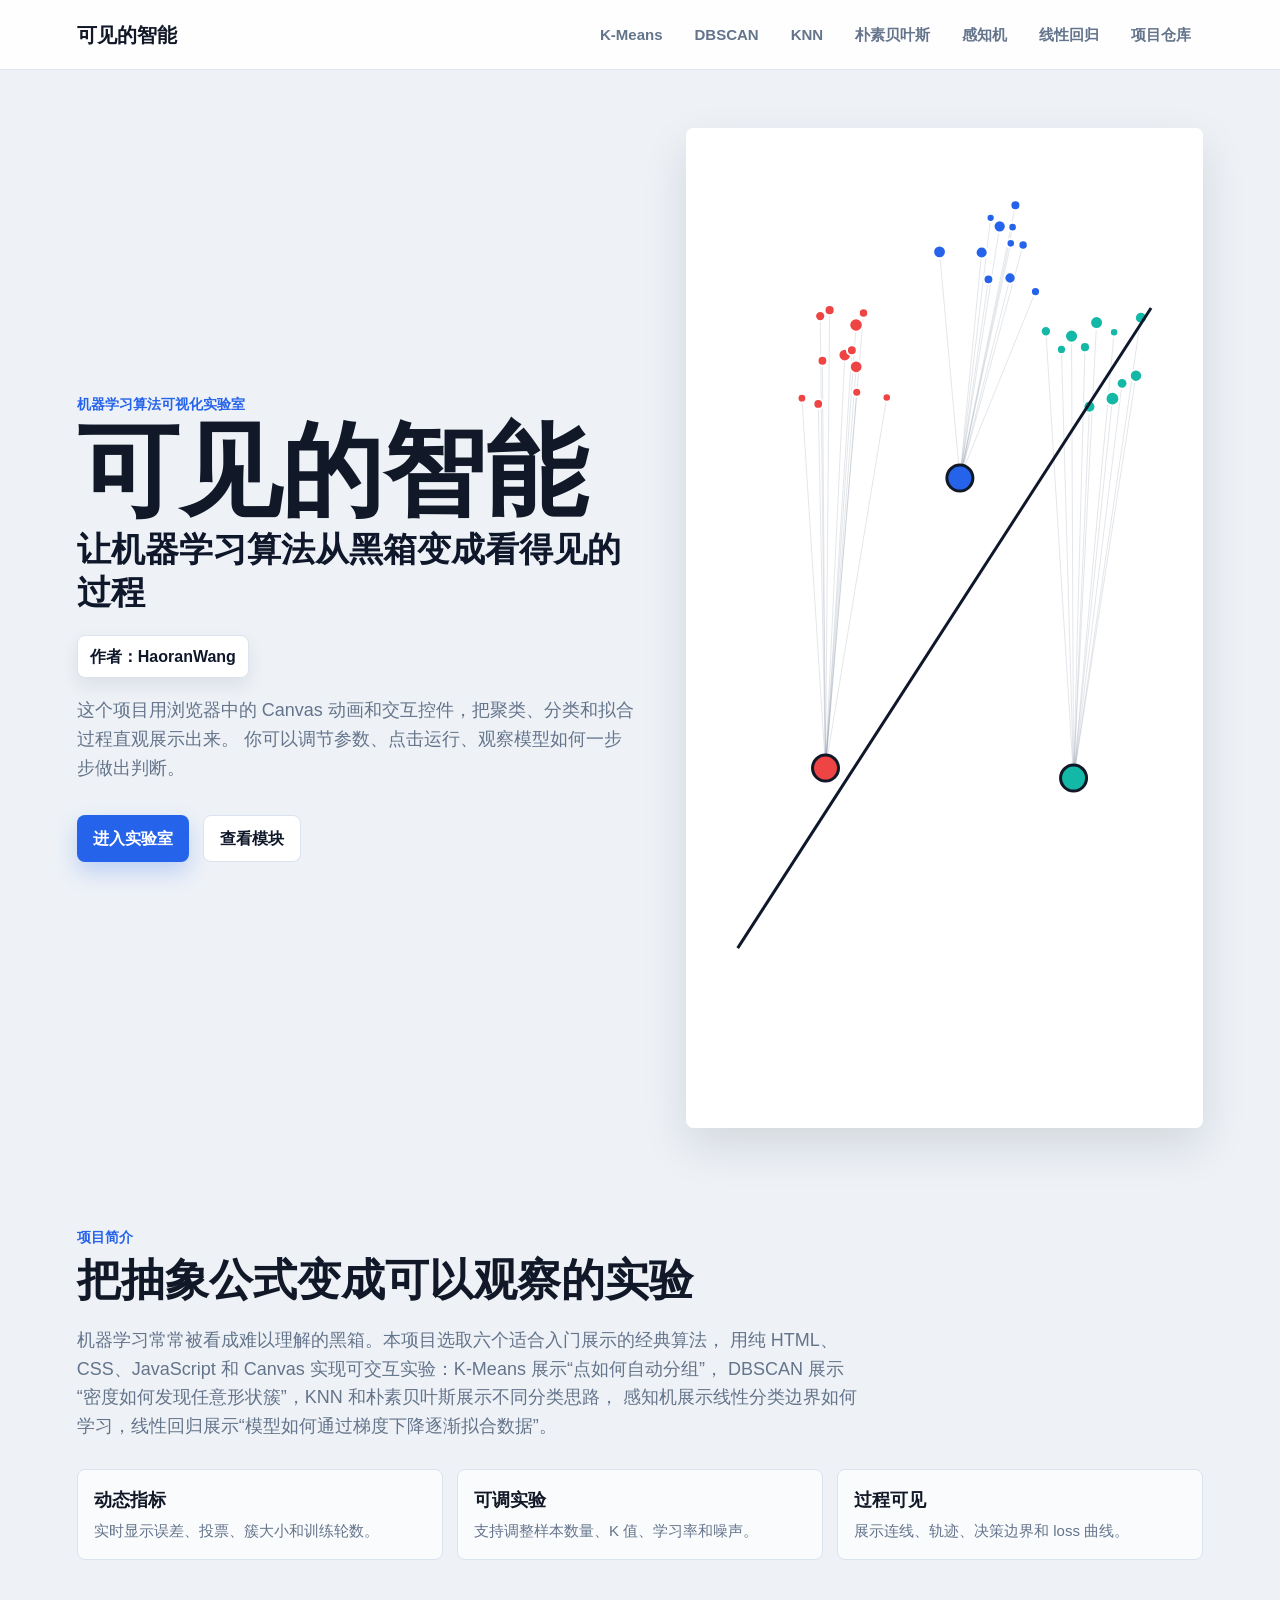
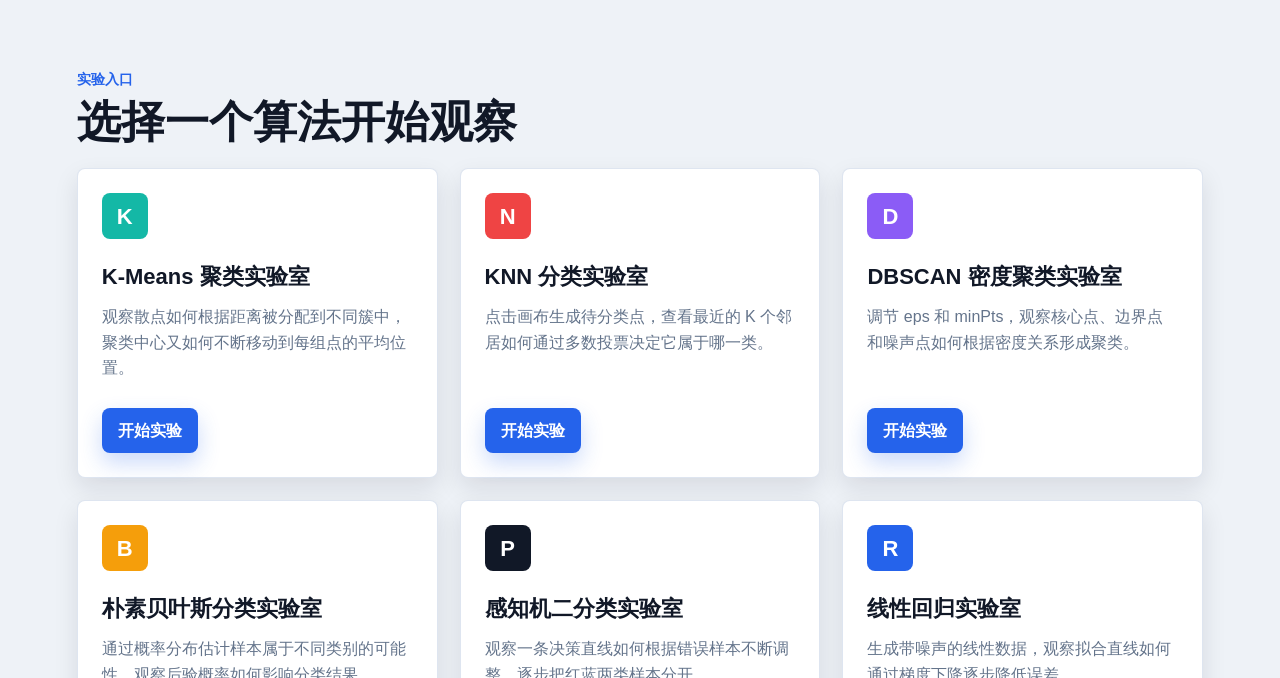
<file: index.html>
<!DOCTYPE html>
<html lang="zh-CN">
<head>
  <meta charset="UTF-8">
  <meta name="viewport" content="width=device-width, initial-scale=1.0">
  <title>可见的智能：机器学习算法可视化实验室</title>
  <link rel="stylesheet" href="css/style.css">
</head>
<body>
  <header class="site-header">
    <a class="brand" href="index.html">可见的智能</a>
    <nav class="top-nav" aria-label="主导航">
      <a href="kmeans.html">K-Means</a>
      <a href="dbscan.html">DBSCAN</a>
      <a href="knn.html">KNN</a>
      <a href="bayes.html">朴素贝叶斯</a>
      <a href="perceptron.html">感知机</a>
      <a href="regression.html">线性回归</a>
      <a href="https://github.com/HaoranWang-coder/visible-ai-lab" target="_blank" rel="noopener">项目仓库</a>
    </nav>
  </header>

  <main>
    <section class="hero">
      <div class="hero-content">
        <p class="eyebrow">机器学习算法可视化实验室</p>
        <h1>可见的智能</h1>
        <p class="hero-subtitle">让机器学习算法从黑箱变成看得见的过程</p>
        <p class="author-line">作者：HaoranWang</p>
        <p class="hero-intro">
          这个项目用浏览器中的 Canvas 动画和交互控件，把聚类、分类和拟合过程直观展示出来。
          你可以调节参数、点击运行、观察模型如何一步步做出判断。
        </p>
        <div class="hero-actions">
          <a class="primary-button" href="kmeans.html">进入实验室</a>
          <a class="secondary-button" href="#experiments">查看模块</a>
        </div>
      </div>
      <div class="hero-visual" aria-label="算法可视化示意图">
        <canvas id="homeCanvas" width="560" height="360"></canvas>
      </div>
    </section>

    <section class="section" id="about">
      <div class="section-heading">
        <p class="eyebrow">项目简介</p>
        <h2>把抽象公式变成可以观察的实验</h2>
      </div>
      <p class="section-text">
        机器学习常常被看成难以理解的黑箱。本项目选取六个适合入门展示的经典算法，
        用纯 HTML、CSS、JavaScript 和 Canvas 实现可交互实验：K-Means 展示“点如何自动分组”，
        DBSCAN 展示“密度如何发现任意形状簇”，KNN 和朴素贝叶斯展示不同分类思路，
        感知机展示线性分类边界如何学习，线性回归展示“模型如何通过梯度下降逐渐拟合数据”。
      </p>
      <div class="feature-strip">
        <div>
          <strong>动态指标</strong>
          <span>实时显示误差、投票、簇大小和训练轮数。</span>
        </div>
        <div>
          <strong>可调实验</strong>
          <span>支持调整样本数量、K 值、学习率和噪声。</span>
        </div>
        <div>
          <strong>过程可见</strong>
          <span>展示连线、轨迹、决策边界和 loss 曲线。</span>
        </div>
      </div>
    </section>

    <section class="section" id="experiments">
      <div class="section-heading">
        <p class="eyebrow">实验入口</p>
        <h2>选择一个算法开始观察</h2>
      </div>

      <div class="experiment-grid">
        <article class="experiment-card">
          <div class="card-mark mark-green">K</div>
          <h3>K-Means 聚类实验室</h3>
          <p>
            观察散点如何根据距离被分配到不同簇中，聚类中心又如何不断移动到每组点的平均位置。
          </p>
          <a class="card-button" href="kmeans.html">开始实验</a>
        </article>

        <article class="experiment-card">
          <div class="card-mark mark-red">N</div>
          <h3>KNN 分类实验室</h3>
          <p>
            点击画布生成待分类点，查看最近的 K 个邻居如何通过多数投票决定它属于哪一类。
          </p>
          <a class="card-button" href="knn.html">开始实验</a>
        </article>

        <article class="experiment-card">
          <div class="card-mark mark-purple">D</div>
          <h3>DBSCAN 密度聚类实验室</h3>
          <p>
            调节 eps 和 minPts，观察核心点、边界点和噪声点如何根据密度关系形成聚类。
          </p>
          <a class="card-button" href="dbscan.html">开始实验</a>
        </article>

        <article class="experiment-card">
          <div class="card-mark mark-yellow">B</div>
          <h3>朴素贝叶斯分类实验室</h3>
          <p>
            通过概率分布估计样本属于不同类别的可能性，观察后验概率如何影响分类结果。
          </p>
          <a class="card-button" href="bayes.html">开始实验</a>
        </article>

        <article class="experiment-card">
          <div class="card-mark mark-dark">P</div>
          <h3>感知机二分类实验室</h3>
          <p>
            观察一条决策直线如何根据错误样本不断调整，逐步把红蓝两类样本分开。
          </p>
          <a class="card-button" href="perceptron.html">开始实验</a>
        </article>

        <article class="experiment-card">
          <div class="card-mark mark-blue">R</div>
          <h3>线性回归实验室</h3>
          <p>
            生成带噪声的线性数据，观察拟合直线如何通过梯度下降逐步降低误差。
          </p>
          <a class="card-button" href="regression.html">开始实验</a>
        </article>
      </div>
    </section>
  </main>

  <footer class="site-footer">
    作者：HaoranWang。本项目基于 HTML、CSS、JavaScript 和 Canvas 实现，可部署于 GitHub Pages。
    <a class="footer-link" href="https://github.com/HaoranWang-coder/visible-ai-lab" target="_blank" rel="noopener">查看 GitHub 仓库</a>
  </footer>

  <script src="js/common.js"></script>
  <script>
    window.addEventListener('load', function () {
      if (!window.LabUtils) {
        return;
      }

      var canvasPack = LabUtils.getCanvasAndContext('homeCanvas');
      var ctx = canvasPack.ctx;
      var width = canvasPack.width;
      var height = canvasPack.height;
      var points = [];
      var colors = ['#ef4444', '#2563eb', '#14b8a6'];

      for (var i = 0; i < 34; i++) {
        var group = i % colors.length;
        var baseX = [150, 295, 410][group];
        var baseY = [230, 120, 235][group];
        points.push({
          x: baseX + LabUtils.randomBetween(-55, 55),
          y: baseY + LabUtils.randomBetween(-48, 48),
          color: colors[group],
          radius: LabUtils.randomBetween(4, 7)
        });
      }

      function drawHomeCanvas() {
        canvasPack = LabUtils.getCanvasAndContext('homeCanvas');
        ctx = canvasPack.ctx;
        width = canvasPack.width;
        height = canvasPack.height;
        LabUtils.clearCanvas(ctx, canvasPack.canvas, '#ffffff');

        var centers = [
          { x: width * 0.27, y: height * 0.64, color: colors[0] },
          { x: width * 0.53, y: height * 0.35, color: colors[1] },
          { x: width * 0.75, y: height * 0.65, color: colors[2] }
        ];

        for (var c = 0; c < centers.length; c++) {
          for (var p = 0; p < points.length; p++) {
            if (points[p].color === centers[c].color) {
              LabUtils.drawLine(ctx, points[p].x, points[p].y, centers[c].x, centers[c].y, 'rgba(100, 116, 139, 0.18)', 1);
            }
          }
        }

        for (var j = 0; j < points.length; j++) {
          LabUtils.drawCircle(ctx, points[j].x, points[j].y, points[j].radius, points[j].color, '#ffffff', 2);
        }

        for (var k = 0; k < centers.length; k++) {
          LabUtils.drawCircle(ctx, centers[k].x, centers[k].y, 13, centers[k].color, '#111827', 3);
        }

        LabUtils.drawLine(ctx, width * 0.1, height * 0.82, width * 0.9, height * 0.18, '#0f172a', 3);
      }

      drawHomeCanvas();
      window.addEventListener('resize', drawHomeCanvas);
    });
  </script>
</body>
</html>
</file>
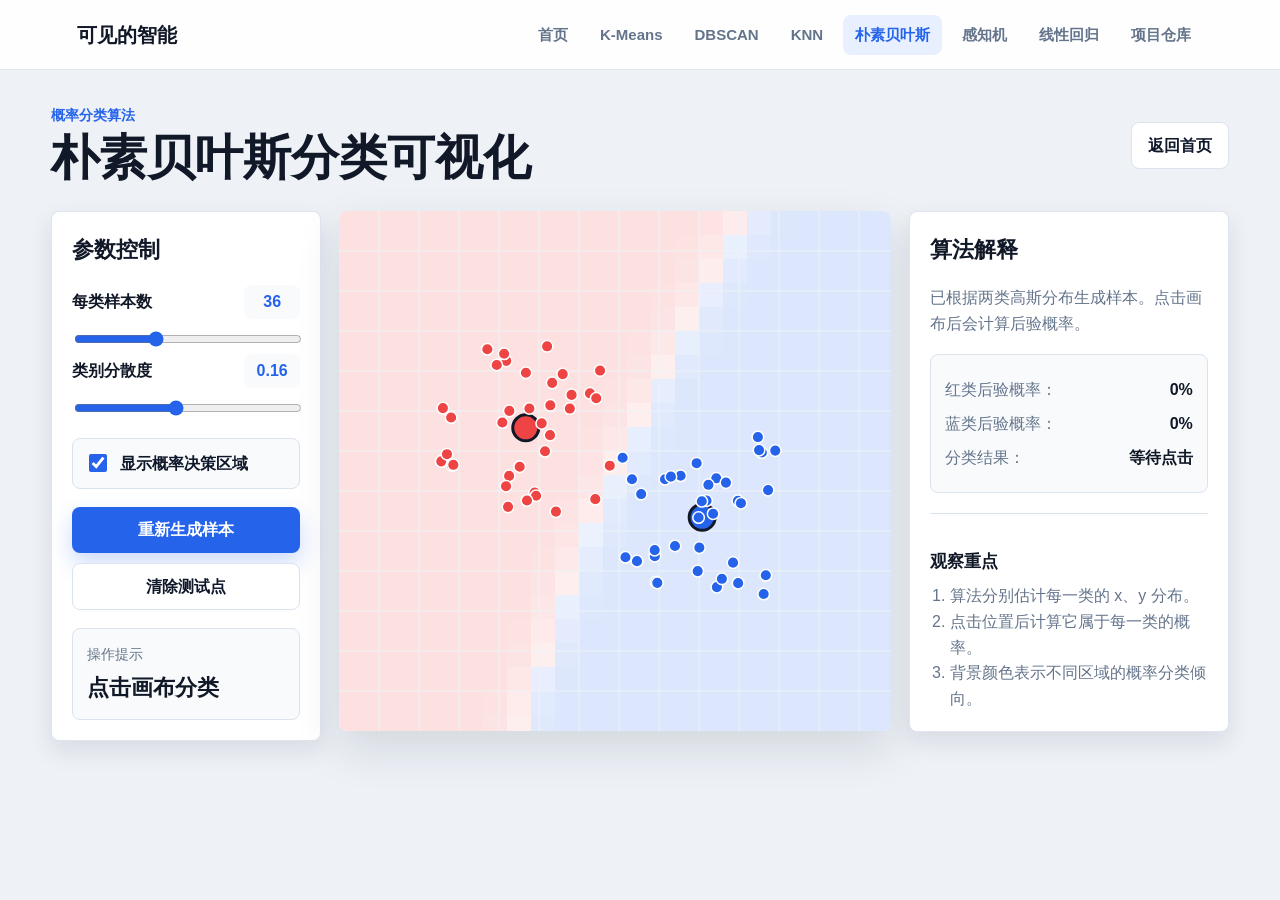
<file: bayes.html>
<!DOCTYPE html>
<html lang="zh-CN">
<head>
  <meta charset="UTF-8">
  <meta name="viewport" content="width=device-width, initial-scale=1.0">
  <title>朴素贝叶斯分类可视化</title>
  <link rel="stylesheet" href="css/style.css">
</head>
<body>
  <header class="site-header">
    <a class="brand" href="index.html">可见的智能</a>
    <nav class="top-nav" aria-label="主导航">
      <a href="index.html">首页</a>
      <a href="kmeans.html">K-Means</a>
      <a href="dbscan.html">DBSCAN</a>
      <a href="knn.html">KNN</a>
      <a href="bayes.html" class="active">朴素贝叶斯</a>
      <a href="perceptron.html">感知机</a>
      <a href="regression.html">线性回归</a>
      <a href="https://github.com/HaoranWang-coder/visible-ai-lab" target="_blank" rel="noopener">项目仓库</a>
    </nav>
  </header>

  <main class="lab-page">
    <div class="lab-title-row">
      <div>
        <p class="eyebrow">概率分类算法</p>
        <h1>朴素贝叶斯分类可视化</h1>
      </div>
      <a class="back-link" href="index.html">返回首页</a>
    </div>

    <section class="lab-layout">
      <aside class="panel control-panel">
        <h2>参数控制</h2>
        <label class="range-row" for="bayesSampleCount">
          <span>每类样本数</span>
          <strong id="bayesSampleCountText">36</strong>
        </label>
        <input id="bayesSampleCount" type="range" min="18" max="70" step="2" value="36">

        <label class="range-row" for="bayesSpread">
          <span>类别分散度</span>
          <strong id="bayesSpreadText">0.16</strong>
        </label>
        <input id="bayesSpread" type="range" min="0.08" max="0.26" step="0.02" value="0.16">

        <label class="option-row" for="showBayesBoundary">
          <input id="showBayesBoundary" type="checkbox" checked>
          <span>显示概率决策区域</span>
        </label>

        <div class="button-stack">
          <button id="bayesGenerateBtn" type="button">重新生成样本</button>
          <button id="bayesClearBtn" class="ghost-button" type="button">清除测试点</button>
        </div>

        <div class="metric-box">
          <span>操作提示</span>
          <strong>点击画布分类</strong>
        </div>
      </aside>

      <section class="canvas-panel">
        <canvas id="bayesCanvas" class="lab-canvas" width="760" height="520" aria-label="朴素贝叶斯分类画布"></canvas>
      </section>

      <aside class="panel explanation-panel">
        <h2>算法解释</h2>
        <p id="bayesExplanationText">页面已生成两类样本。点击画布添加待分类点。</p>
        <div class="result-card">
          <p>红类后验概率：<strong id="bayesRedProbText">0%</strong></p>
          <p>蓝类后验概率：<strong id="bayesBlueProbText">0%</strong></p>
          <p>分类结果：<strong id="bayesResultText">等待点击</strong></p>
        </div>
        <div class="step-list">
          <h3>观察重点</h3>
          <ol>
            <li>算法分别估计每一类的 x、y 分布。</li>
            <li>点击位置后计算它属于每一类的概率。</li>
            <li>背景颜色表示不同区域的概率分类倾向。</li>
          </ol>
        </div>
      </aside>
    </section>
  </main>

  <script src="js/common.js"></script>
  <script src="js/bayes.js"></script>
</body>
</html>
</file>
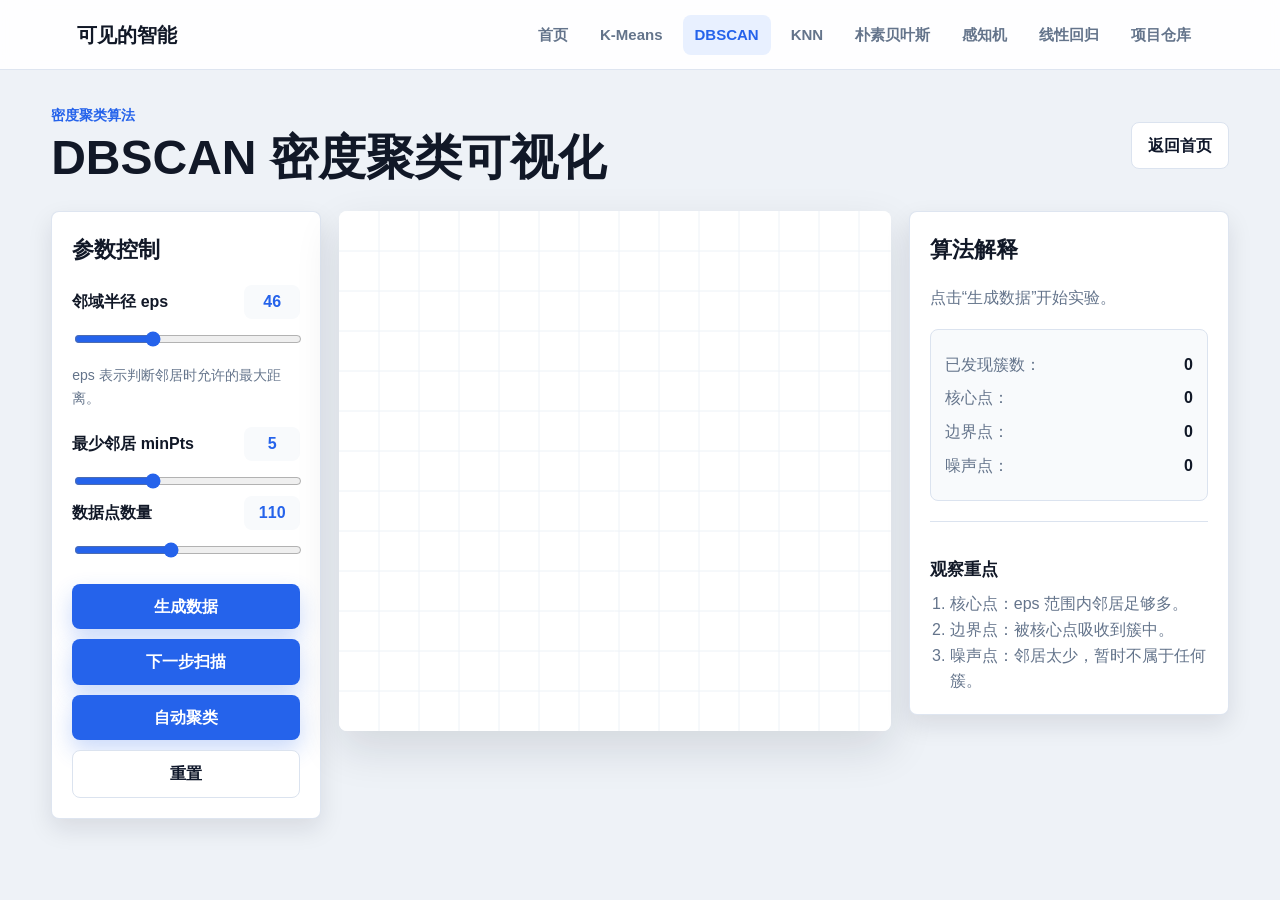
<file: dbscan.html>
<!DOCTYPE html>
<html lang="zh-CN">
<head>
  <meta charset="UTF-8">
  <meta name="viewport" content="width=device-width, initial-scale=1.0">
  <title>DBSCAN 密度聚类可视化</title>
  <link rel="stylesheet" href="css/style.css">
</head>
<body>
  <header class="site-header">
    <a class="brand" href="index.html">可见的智能</a>
    <nav class="top-nav" aria-label="主导航">
      <a href="index.html">首页</a>
      <a href="kmeans.html">K-Means</a>
      <a href="dbscan.html" class="active">DBSCAN</a>
      <a href="knn.html">KNN</a>
      <a href="bayes.html">朴素贝叶斯</a>
      <a href="perceptron.html">感知机</a>
      <a href="regression.html">线性回归</a>
      <a href="https://github.com/HaoranWang-coder/visible-ai-lab" target="_blank" rel="noopener">项目仓库</a>
    </nav>
  </header>

  <main class="lab-page">
    <div class="lab-title-row">
      <div>
        <p class="eyebrow">密度聚类算法</p>
        <h1>DBSCAN 密度聚类可视化</h1>
      </div>
      <a class="back-link" href="index.html">返回首页</a>
    </div>

    <section class="lab-layout">
      <aside class="panel control-panel">
        <h2>参数控制</h2>
        <label class="range-row" for="epsValue">
          <span>邻域半径 eps</span>
          <strong id="epsValueText">46</strong>
        </label>
        <input id="epsValue" type="range" min="24" max="90" step="2" value="46">
        <p class="hint">eps 表示判断邻居时允许的最大距离。</p>

        <label class="range-row" for="minPtsValue">
          <span>最少邻居 minPts</span>
          <strong id="minPtsValueText">5</strong>
        </label>
        <input id="minPtsValue" type="range" min="3" max="9" step="1" value="5">

        <label class="range-row" for="dbscanPointCount">
          <span>数据点数量</span>
          <strong id="dbscanPointCountText">110</strong>
        </label>
        <input id="dbscanPointCount" type="range" min="60" max="180" step="10" value="110">

        <div class="button-stack">
          <button id="dbscanGenerateBtn" type="button">生成数据</button>
          <button id="dbscanStepBtn" type="button">下一步扫描</button>
          <button id="dbscanAutoBtn" type="button">自动聚类</button>
          <button id="dbscanResetBtn" class="ghost-button" type="button">重置</button>
        </div>
      </aside>

      <section class="canvas-panel">
        <canvas id="dbscanCanvas" class="lab-canvas" width="760" height="520" aria-label="DBSCAN 密度聚类画布"></canvas>
      </section>

      <aside class="panel explanation-panel">
        <h2>算法解释</h2>
        <p id="dbscanExplanationText">点击“生成数据”开始实验。</p>
        <div class="result-card">
          <p>已发现簇数：<strong id="dbscanClusterText">0</strong></p>
          <p>核心点：<strong id="corePointText">0</strong></p>
          <p>边界点：<strong id="borderPointText">0</strong></p>
          <p>噪声点：<strong id="noisePointText">0</strong></p>
        </div>
        <div class="step-list">
          <h3>观察重点</h3>
          <ol>
            <li>核心点：eps 范围内邻居足够多。</li>
            <li>边界点：被核心点吸收到簇中。</li>
            <li>噪声点：邻居太少，暂时不属于任何簇。</li>
          </ol>
        </div>
      </aside>
    </section>
  </main>

  <script src="js/common.js"></script>
  <script src="js/dbscan.js"></script>
</body>
</html>
</file>
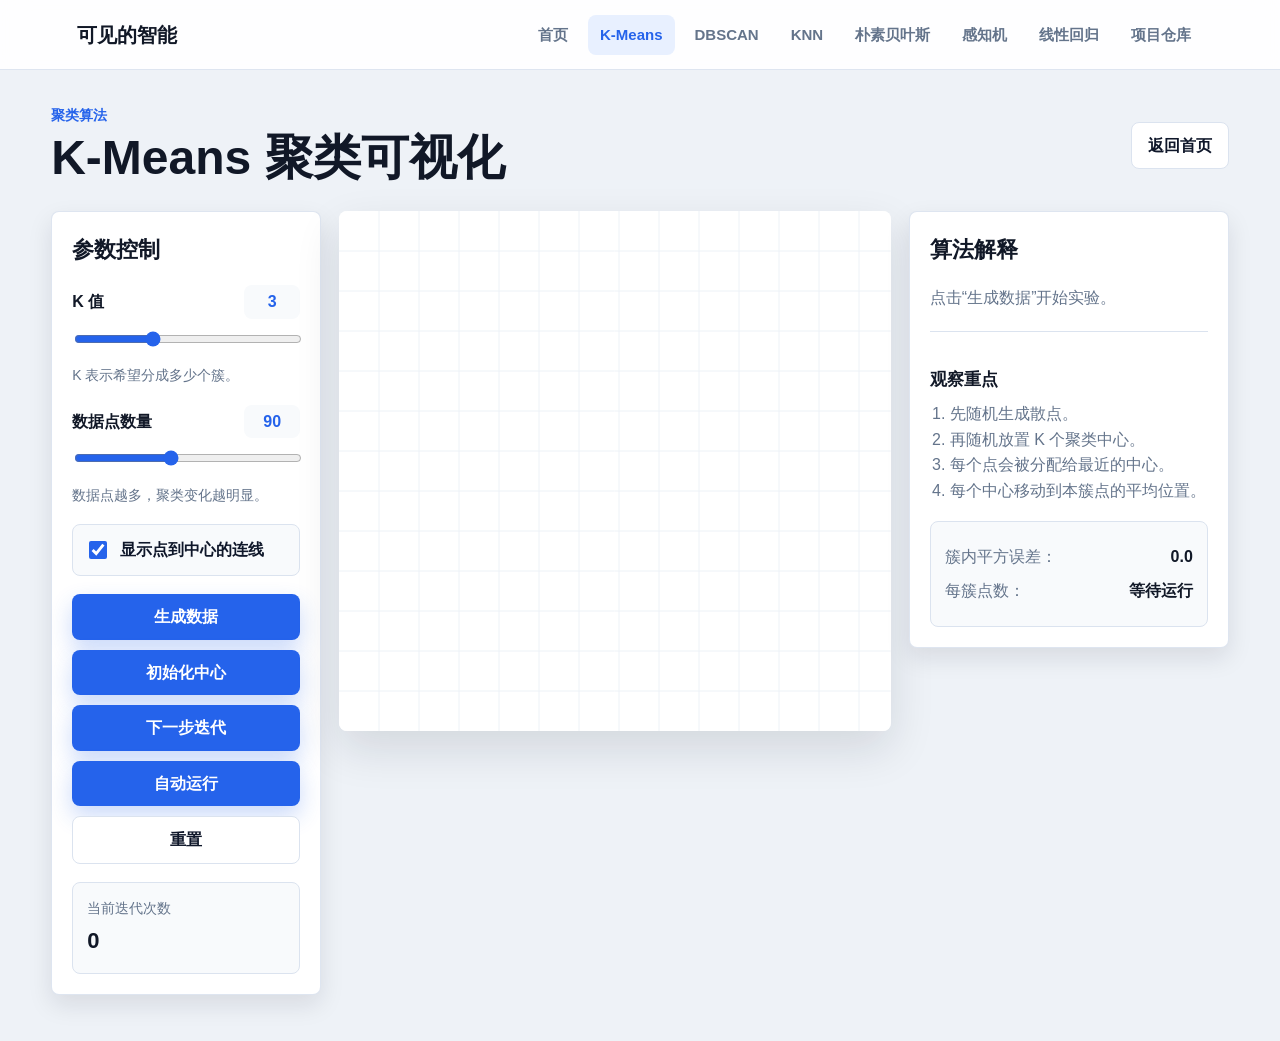
<file: kmeans.html>
<!DOCTYPE html>
<html lang="zh-CN">
<head>
  <meta charset="UTF-8">
  <meta name="viewport" content="width=device-width, initial-scale=1.0">
  <title>K-Means 聚类可视化</title>
  <link rel="stylesheet" href="css/style.css">
</head>
<body>
  <header class="site-header">
    <a class="brand" href="index.html">可见的智能</a>
    <nav class="top-nav" aria-label="主导航">
      <a href="index.html">首页</a>
      <a class="active" href="kmeans.html">K-Means</a>
      <a href="dbscan.html">DBSCAN</a>
      <a href="knn.html">KNN</a>
      <a href="bayes.html">朴素贝叶斯</a>
      <a href="perceptron.html">感知机</a>
      <a href="regression.html">线性回归</a>
      <a href="https://github.com/HaoranWang-coder/visible-ai-lab" target="_blank" rel="noopener">项目仓库</a>
    </nav>
  </header>

  <main class="lab-page">
    <div class="lab-title-row">
      <div>
        <p class="eyebrow">聚类算法</p>
        <h1>K-Means 聚类可视化</h1>
      </div>
      <a class="back-link" href="index.html">返回首页</a>
    </div>

    <section class="lab-layout">
      <aside class="panel control-panel">
        <h2>参数控制</h2>
        <label class="range-row" for="kValue">
          <span>K 值</span>
          <strong id="kValueText">3</strong>
        </label>
        <input id="kValue" type="range" min="2" max="5" step="1" value="3">
        <p class="hint">K 表示希望分成多少个簇。</p>

        <label class="range-row" for="pointCount">
          <span>数据点数量</span>
          <strong id="pointCountText">90</strong>
        </label>
        <input id="pointCount" type="range" min="40" max="160" step="10" value="90">
        <p class="hint">数据点越多，聚类变化越明显。</p>

        <label class="option-row" for="showKMeansLinks">
          <input id="showKMeansLinks" type="checkbox" checked>
          <span>显示点到中心的连线</span>
        </label>

        <div class="button-stack">
          <button id="generateDataBtn" type="button">生成数据</button>
          <button id="initCentersBtn" type="button">初始化中心</button>
          <button id="stepBtn" type="button">下一步迭代</button>
          <button id="autoRunBtn" type="button">自动运行</button>
          <button id="resetBtn" class="ghost-button" type="button">重置</button>
        </div>

        <div class="metric-box">
          <span>当前迭代次数</span>
          <strong id="iterationText">0</strong>
        </div>
      </aside>

      <section class="canvas-panel">
        <canvas id="kmeansCanvas" class="lab-canvas" width="760" height="520" aria-label="K-Means 聚类画布"></canvas>
      </section>

      <aside class="panel explanation-panel">
        <h2>算法解释</h2>
        <p id="explanationText">点击“生成数据”开始实验。</p>
        <div class="step-list">
          <h3>观察重点</h3>
          <ol>
            <li>先随机生成散点。</li>
            <li>再随机放置 K 个聚类中心。</li>
            <li>每个点会被分配给最近的中心。</li>
            <li>每个中心移动到本簇点的平均位置。</li>
          </ol>
        </div>
        <div class="result-card">
          <p>簇内平方误差：<strong id="sseText">0.0</strong></p>
          <p>每簇点数：<strong id="clusterCountText">等待运行</strong></p>
        </div>
      </aside>
    </section>
  </main>

  <script src="js/common.js"></script>
  <script src="js/kmeans.js"></script>
</body>
</html>
</file>
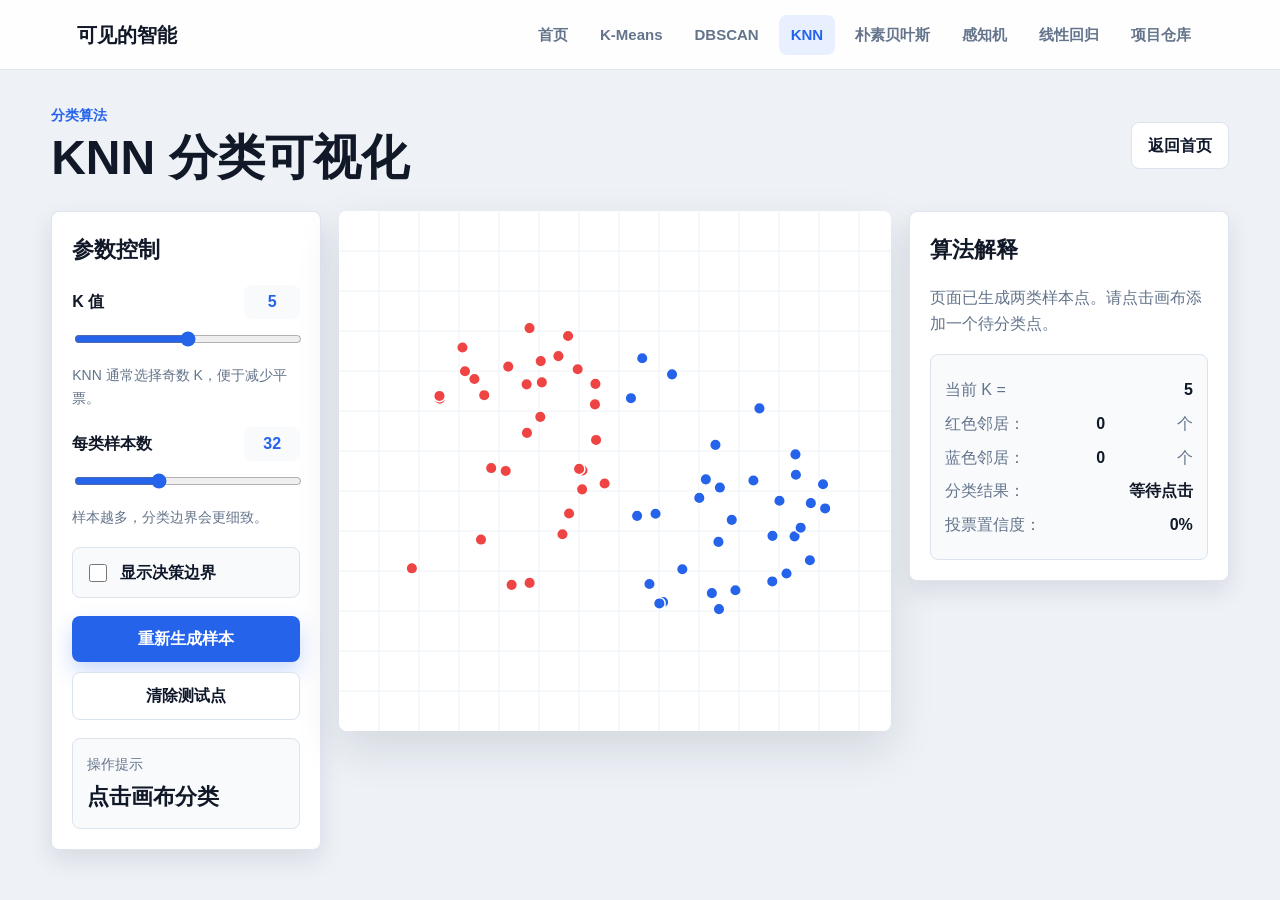
<file: knn.html>
<!DOCTYPE html>
<html lang="zh-CN">
<head>
  <meta charset="UTF-8">
  <meta name="viewport" content="width=device-width, initial-scale=1.0">
  <title>KNN 分类可视化</title>
  <link rel="stylesheet" href="css/style.css">
</head>
<body>
  <header class="site-header">
    <a class="brand" href="index.html">可见的智能</a>
    <nav class="top-nav" aria-label="主导航">
      <a href="index.html">首页</a>
      <a href="kmeans.html">K-Means</a>
      <a href="dbscan.html">DBSCAN</a>
      <a class="active" href="knn.html">KNN</a>
      <a href="bayes.html">朴素贝叶斯</a>
      <a href="perceptron.html">感知机</a>
      <a href="regression.html">线性回归</a>
      <a href="https://github.com/HaoranWang-coder/visible-ai-lab" target="_blank" rel="noopener">项目仓库</a>
    </nav>
  </header>

  <main class="lab-page">
    <div class="lab-title-row">
      <div>
        <p class="eyebrow">分类算法</p>
        <h1>KNN 分类可视化</h1>
      </div>
      <a class="back-link" href="index.html">返回首页</a>
    </div>

    <section class="lab-layout">
      <aside class="panel control-panel">
        <h2>参数控制</h2>
        <label class="range-row" for="knnKValue">
          <span>K 值</span>
          <strong id="knnKValueText">5</strong>
        </label>
        <input id="knnKValue" type="range" min="1" max="9" step="2" value="5">
        <p class="hint">KNN 通常选择奇数 K，便于减少平票。</p>

        <label class="range-row" for="sampleCount">
          <span>每类样本数</span>
          <strong id="sampleCountText">32</strong>
        </label>
        <input id="sampleCount" type="range" min="16" max="60" step="4" value="32">
        <p class="hint">样本越多，分类边界会更细致。</p>

        <label class="option-row" for="showDecisionBoundary">
          <input id="showDecisionBoundary" type="checkbox">
          <span>显示决策边界</span>
        </label>

        <div class="button-stack">
          <button id="regenerateSamplesBtn" type="button">重新生成样本</button>
          <button id="clearTestBtn" class="ghost-button" type="button">清除测试点</button>
        </div>

        <div class="metric-box">
          <span>操作提示</span>
          <strong>点击画布分类</strong>
        </div>
      </aside>

      <section class="canvas-panel">
        <canvas id="knnCanvas" class="lab-canvas" width="760" height="520" aria-label="KNN 分类画布"></canvas>
      </section>

      <aside class="panel explanation-panel">
        <h2>算法解释</h2>
        <p id="knnExplanationText">页面已生成两类样本点。请点击画布添加一个待分类点。</p>
        <div class="result-card">
          <p>当前 K = <strong id="currentKText">5</strong></p>
          <p>红色邻居：<strong id="redCountText">0</strong> 个</p>
          <p>蓝色邻居：<strong id="blueCountText">0</strong> 个</p>
          <p>分类结果：<strong id="classificationText">等待点击</strong></p>
          <p>投票置信度：<strong id="confidenceText">0%</strong></p>
        </div>
      </aside>
    </section>
  </main>

  <script src="js/common.js"></script>
  <script src="js/knn.js"></script>
</body>
</html>
</file>
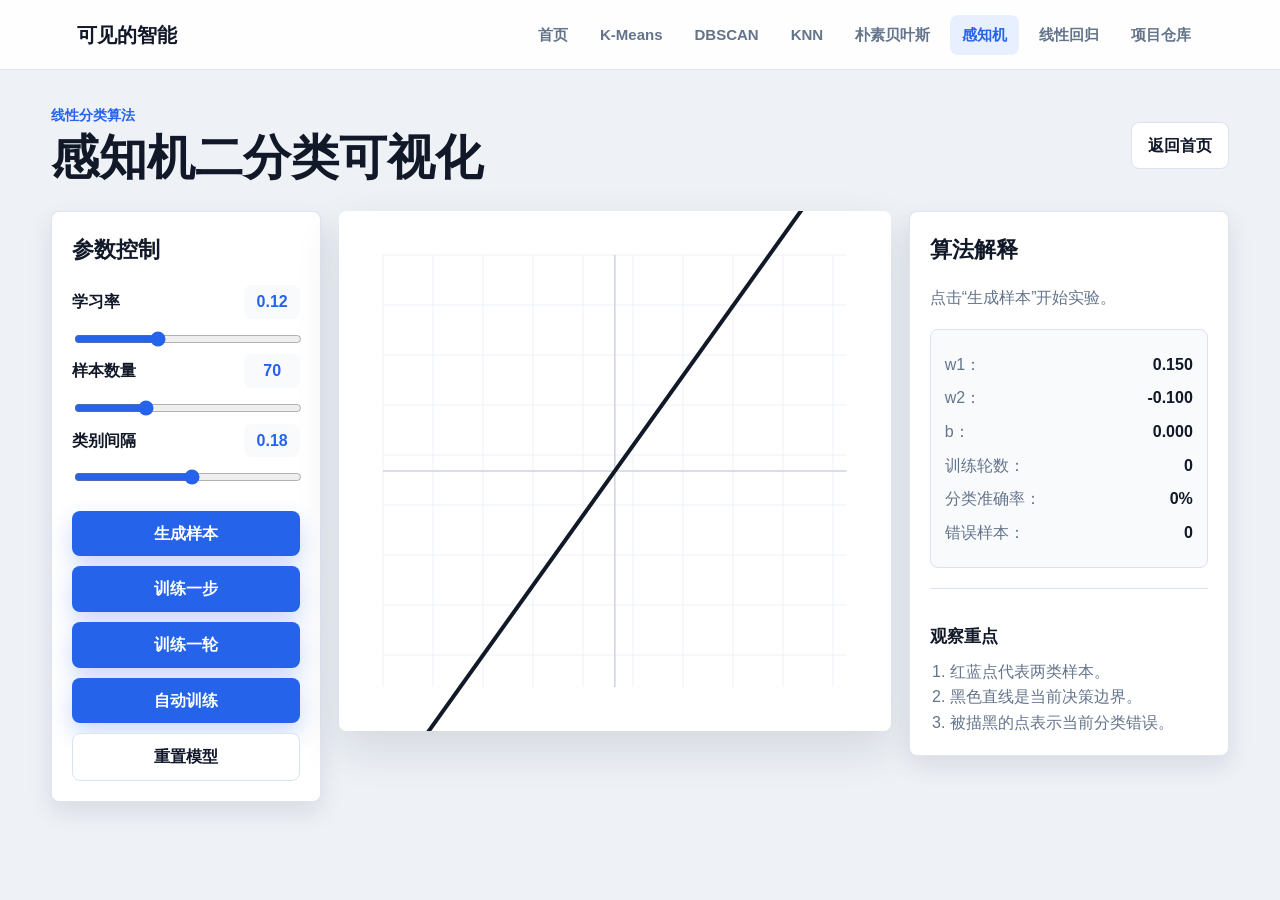
<file: perceptron.html>
<!DOCTYPE html>
<html lang="zh-CN">
<head>
  <meta charset="UTF-8">
  <meta name="viewport" content="width=device-width, initial-scale=1.0">
  <title>感知机二分类可视化</title>
  <link rel="stylesheet" href="css/style.css">
</head>
<body>
  <header class="site-header">
    <a class="brand" href="index.html">可见的智能</a>
    <nav class="top-nav" aria-label="主导航">
      <a href="index.html">首页</a>
      <a href="kmeans.html">K-Means</a>
      <a href="dbscan.html">DBSCAN</a>
      <a href="knn.html">KNN</a>
      <a href="bayes.html">朴素贝叶斯</a>
      <a href="perceptron.html" class="active">感知机</a>
      <a href="regression.html">线性回归</a>
      <a href="https://github.com/HaoranWang-coder/visible-ai-lab" target="_blank" rel="noopener">项目仓库</a>
    </nav>
  </header>

  <main class="lab-page">
    <div class="lab-title-row">
      <div>
        <p class="eyebrow">线性分类算法</p>
        <h1>感知机二分类可视化</h1>
      </div>
      <a class="back-link" href="index.html">返回首页</a>
    </div>

    <section class="lab-layout">
      <aside class="panel control-panel">
        <h2>参数控制</h2>
        <label class="range-row" for="perceptronRate">
          <span>学习率</span>
          <strong id="perceptronRateText">0.12</strong>
        </label>
        <input id="perceptronRate" type="range" min="0.02" max="0.30" step="0.02" value="0.12">

        <label class="range-row" for="perceptronPointCount">
          <span>样本数量</span>
          <strong id="perceptronPointCountText">70</strong>
        </label>
        <input id="perceptronPointCount" type="range" min="40" max="140" step="10" value="70">

        <label class="range-row" for="classGap">
          <span>类别间隔</span>
          <strong id="classGapText">0.18</strong>
        </label>
        <input id="classGap" type="range" min="0.05" max="0.30" step="0.01" value="0.18">

        <div class="button-stack">
          <button id="perceptronGenerateBtn" type="button">生成样本</button>
          <button id="perceptronTrainStepBtn" type="button">训练一步</button>
          <button id="perceptronTrainEpochBtn" type="button">训练一轮</button>
          <button id="perceptronAutoBtn" type="button">自动训练</button>
          <button id="perceptronResetBtn" class="ghost-button" type="button">重置模型</button>
        </div>
      </aside>

      <section class="canvas-panel">
        <canvas id="perceptronCanvas" class="lab-canvas" width="760" height="520" aria-label="感知机分类画布"></canvas>
      </section>

      <aside class="panel explanation-panel">
        <h2>算法解释</h2>
        <p id="perceptronExplanationText">点击“生成样本”开始实验。</p>
        <div class="result-card">
          <p>w1：<strong id="w1Text">0.000</strong></p>
          <p>w2：<strong id="w2Text">0.000</strong></p>
          <p>b：<strong id="perceptronBText">0.000</strong></p>
          <p>训练轮数：<strong id="perceptronEpochText">0</strong></p>
          <p>分类准确率：<strong id="accuracyText">0%</strong></p>
          <p>错误样本：<strong id="mistakeText">0</strong></p>
        </div>
        <div class="step-list">
          <h3>观察重点</h3>
          <ol>
            <li>红蓝点代表两类样本。</li>
            <li>黑色直线是当前决策边界。</li>
            <li>被描黑的点表示当前分类错误。</li>
          </ol>
        </div>
      </aside>
    </section>
  </main>

  <script src="js/common.js"></script>
  <script src="js/perceptron.js"></script>
</body>
</html>
</file>
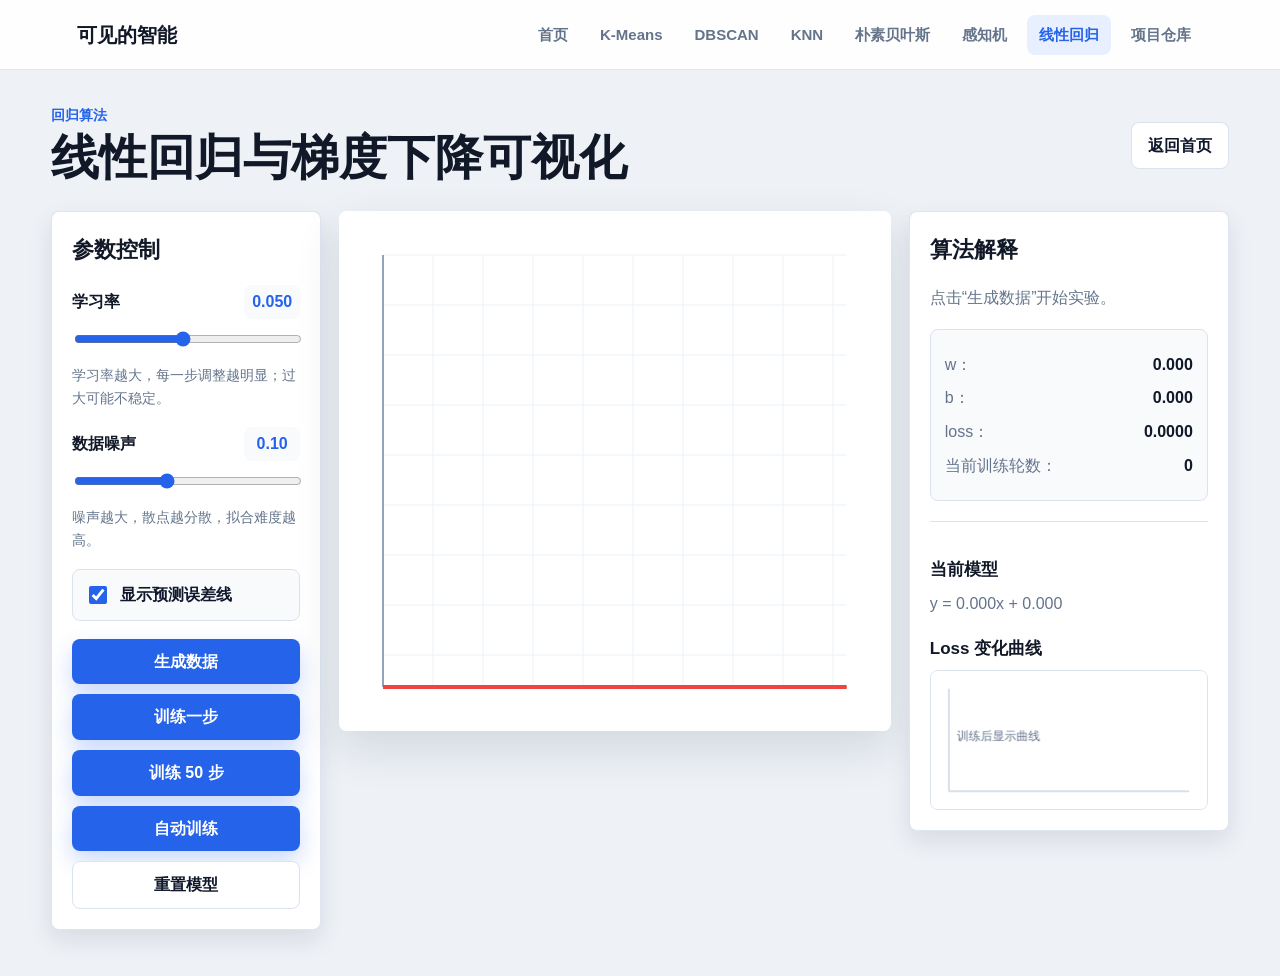
<file: regression.html>
<!DOCTYPE html>
<html lang="zh-CN">
<head>
  <meta charset="UTF-8">
  <meta name="viewport" content="width=device-width, initial-scale=1.0">
  <title>线性回归与梯度下降可视化</title>
  <link rel="stylesheet" href="css/style.css">
</head>
<body>
  <header class="site-header">
    <a class="brand" href="index.html">可见的智能</a>
    <nav class="top-nav" aria-label="主导航">
      <a href="index.html">首页</a>
      <a href="kmeans.html">K-Means</a>
      <a href="dbscan.html">DBSCAN</a>
      <a href="knn.html">KNN</a>
      <a href="bayes.html">朴素贝叶斯</a>
      <a href="perceptron.html">感知机</a>
      <a class="active" href="regression.html">线性回归</a>
      <a href="https://github.com/HaoranWang-coder/visible-ai-lab" target="_blank" rel="noopener">项目仓库</a>
    </nav>
  </header>

  <main class="lab-page">
    <div class="lab-title-row">
      <div>
        <p class="eyebrow">回归算法</p>
        <h1>线性回归与梯度下降可视化</h1>
      </div>
      <a class="back-link" href="index.html">返回首页</a>
    </div>

    <section class="lab-layout">
      <aside class="panel control-panel">
        <h2>参数控制</h2>
        <label class="range-row" for="learningRate">
          <span>学习率</span>
          <strong id="learningRateText">0.05</strong>
        </label>
        <input id="learningRate" type="range" min="0.005" max="0.1" step="0.005" value="0.05">
        <p class="hint">学习率越大，每一步调整越明显；过大可能不稳定。</p>

        <label class="range-row" for="noiseLevel">
          <span>数据噪声</span>
          <strong id="noiseLevelText">0.10</strong>
        </label>
        <input id="noiseLevel" type="range" min="0.02" max="0.22" step="0.02" value="0.10">
        <p class="hint">噪声越大，散点越分散，拟合难度越高。</p>

        <label class="option-row" for="showErrorLines">
          <input id="showErrorLines" type="checkbox" checked>
          <span>显示预测误差线</span>
        </label>

        <div class="button-stack">
          <button id="generateRegressionDataBtn" type="button">生成数据</button>
          <button id="trainStepBtn" type="button">训练一步</button>
          <button id="trainManyBtn" type="button">训练 50 步</button>
          <button id="autoTrainBtn" type="button">自动训练</button>
          <button id="resetModelBtn" class="ghost-button" type="button">重置模型</button>
        </div>
      </aside>

      <section class="canvas-panel">
        <canvas id="regressionCanvas" class="lab-canvas" width="760" height="520" aria-label="线性回归画布"></canvas>
      </section>

      <aside class="panel explanation-panel">
        <h2>算法解释</h2>
        <p id="regressionExplanationText">点击“生成数据”开始实验。</p>
        <div class="result-card">
          <p>w：<strong id="wText">0.000</strong></p>
          <p>b：<strong id="bText">0.000</strong></p>
          <p>loss：<strong id="lossText">0.0000</strong></p>
          <p>当前训练轮数：<strong id="epochText">0</strong></p>
        </div>
        <div class="step-list">
          <h3>当前模型</h3>
          <p id="formulaText">y = 0.000x + 0.000</p>
          <h3>Loss 变化曲线</h3>
          <canvas id="lossCanvas" class="mini-canvas" width="260" height="140" aria-label="Loss 变化曲线"></canvas>
        </div>
      </aside>
    </section>
  </main>

  <script src="js/common.js"></script>
  <script src="js/regression.js"></script>
</body>
</html>
</file>
<file: css/style.css>
:root {
  --bg: #eef2f7;
  --surface: #ffffff;
  --surface-soft: #f8fafc;
  --text: #111827;
  --muted: #64748b;
  --line: #dbe3ef;
  --primary: #2563eb;
  --primary-dark: #1d4ed8;
  --accent: #14b8a6;
  --red: #ef4444;
  --blue: #2563eb;
  --shadow: 0 18px 45px rgba(15, 23, 42, 0.12);
  --small-shadow: 0 10px 24px rgba(15, 23, 42, 0.1);
}

* {
  box-sizing: border-box;
}

html {
  scroll-behavior: smooth;
}

body {
  margin: 0;
  background: var(--bg);
  color: var(--text);
  font-family: "Microsoft YaHei", "PingFang SC", "Noto Sans SC", Arial, sans-serif;
  line-height: 1.6;
}

a {
  color: inherit;
  text-decoration: none;
}

button,
input {
  font: inherit;
}

.site-header {
  position: sticky;
  top: 0;
  z-index: 10;
  display: flex;
  align-items: center;
  justify-content: space-between;
  gap: 24px;
  min-height: 70px;
  padding: 0 6vw;
  background: rgba(255, 255, 255, 0.9);
  border-bottom: 1px solid rgba(219, 227, 239, 0.9);
  backdrop-filter: blur(14px);
}

.brand {
  font-size: 20px;
  font-weight: 800;
  letter-spacing: 0;
}

.top-nav {
  display: flex;
  flex-wrap: wrap;
  gap: 8px;
}

.top-nav a {
  padding: 8px 12px;
  border-radius: 8px;
  color: var(--muted);
  font-size: 15px;
  font-weight: 700;
}

.top-nav a:hover,
.top-nav a.active {
  background: #e8f0ff;
  color: var(--primary);
}

.hero {
  display: grid;
  grid-template-columns: minmax(0, 1fr) minmax(360px, 0.92fr);
  align-items: center;
  gap: 48px;
  min-height: calc(100vh - 70px);
  padding: 58px 6vw 44px;
}

.hero h1 {
  margin: 6px 0 8px;
  font-size: clamp(56px, 8vw, 112px);
  line-height: 0.96;
  letter-spacing: 0;
}

.eyebrow {
  margin: 0;
  color: var(--primary);
  font-size: 14px;
  font-weight: 800;
}

.hero-subtitle {
  margin: 0 0 20px;
  color: #0f172a;
  font-size: clamp(22px, 3vw, 34px);
  font-weight: 800;
  line-height: 1.28;
}

.author-line {
  display: inline-flex;
  align-items: center;
  margin: 0 0 18px;
  padding: 8px 12px;
  border: 1px solid var(--line);
  border-radius: 8px;
  background: #ffffff;
  color: #0f172a;
  font-size: 16px;
  font-weight: 800;
  box-shadow: 0 8px 18px rgba(15, 23, 42, 0.08);
}

.hero-intro,
.section-text {
  max-width: 780px;
  margin: 0;
  color: var(--muted);
  font-size: 18px;
}

.feature-strip {
  display: grid;
  grid-template-columns: repeat(3, minmax(0, 1fr));
  gap: 14px;
  margin-top: 28px;
}

.feature-strip div {
  padding: 16px;
  border: 1px solid var(--line);
  border-radius: 8px;
  background: rgba(255, 255, 255, 0.72);
}

.feature-strip strong,
.feature-strip span {
  display: block;
}

.feature-strip strong {
  margin-bottom: 4px;
  color: var(--text);
  font-size: 18px;
}

.feature-strip span {
  color: var(--muted);
  font-size: 15px;
}

.hero-actions {
  display: flex;
  flex-wrap: wrap;
  gap: 14px;
  margin-top: 32px;
}

.primary-button,
.secondary-button,
.card-button,
.back-link,
button {
  display: inline-flex;
  align-items: center;
  justify-content: center;
  min-height: 44px;
  padding: 10px 16px;
  border: 0;
  border-radius: 8px;
  cursor: pointer;
  font-weight: 800;
  transition: transform 0.18s ease, box-shadow 0.18s ease, background 0.18s ease, color 0.18s ease;
}

.primary-button,
.card-button,
button {
  background: var(--primary);
  color: #ffffff;
  box-shadow: 0 10px 22px rgba(37, 99, 235, 0.24);
}

.secondary-button,
.back-link,
.ghost-button {
  background: #ffffff;
  color: #0f172a;
  border: 1px solid var(--line);
  box-shadow: none;
}

.primary-button:hover,
.card-button:hover,
button:hover {
  background: var(--primary-dark);
  transform: translateY(-1px);
}

.secondary-button:hover,
.back-link:hover,
.ghost-button:hover {
  background: #eef6ff;
  color: var(--primary);
  transform: translateY(-1px);
}

.hero-visual {
  border-radius: 8px;
  background: var(--surface);
  box-shadow: var(--shadow);
  overflow: hidden;
}

.hero-visual canvas {
  display: block;
  width: 100%;
  height: auto;
  min-height: 300px;
}

.section {
  padding: 54px 6vw;
}

.section-heading {
  margin-bottom: 20px;
}

.section-heading h2 {
  margin: 6px 0 0;
  font-size: clamp(28px, 4vw, 44px);
  line-height: 1.18;
  letter-spacing: 0;
}

.experiment-grid {
  display: grid;
  grid-template-columns: repeat(3, minmax(0, 1fr));
  gap: 22px;
}

.experiment-card,
.panel {
  border: 1px solid rgba(219, 227, 239, 0.9);
  border-radius: 8px;
  background: var(--surface);
  box-shadow: var(--small-shadow);
}

.experiment-card {
  display: flex;
  flex-direction: column;
  min-height: 310px;
  padding: 24px;
}

.card-mark {
  display: grid;
  place-items: center;
  width: 46px;
  height: 46px;
  border-radius: 8px;
  color: #ffffff;
  font-size: 22px;
  font-weight: 900;
}

.mark-green {
  background: #14b8a6;
}

.mark-red {
  background: #ef4444;
}

.mark-blue {
  background: #2563eb;
}

.mark-purple {
  background: #8b5cf6;
}

.mark-yellow {
  background: #f59e0b;
}

.mark-dark {
  background: #111827;
}

.experiment-card h3 {
  margin: 20px 0 10px;
  font-size: 22px;
}

.experiment-card p {
  flex: 1;
  margin: 0 0 22px;
  color: var(--muted);
}

.card-button {
  align-self: flex-start;
}

.site-footer {
  padding: 26px 6vw 34px;
  color: var(--muted);
  text-align: center;
}

.footer-link {
  display: inline-flex;
  margin-left: 10px;
  color: var(--primary);
  font-weight: 800;
}

.footer-link:hover {
  color: var(--primary-dark);
  text-decoration: underline;
}

.lab-page {
  padding: 34px 4vw 46px;
}

.lab-title-row {
  display: flex;
  align-items: center;
  justify-content: space-between;
  gap: 20px;
  margin-bottom: 24px;
}

.lab-title-row h1 {
  margin: 4px 0 0;
  font-size: clamp(30px, 4vw, 48px);
  line-height: 1.18;
  letter-spacing: 0;
}

.lab-layout {
  display: grid;
  grid-template-columns: minmax(230px, 270px) minmax(420px, 1fr) minmax(260px, 320px);
  gap: 18px;
  align-items: start;
}

.panel {
  padding: 20px;
}

.panel h2 {
  margin: 0 0 18px;
  font-size: 22px;
}

.panel h3 {
  margin: 18px 0 8px;
  font-size: 17px;
}

.range-row {
  display: flex;
  align-items: center;
  justify-content: space-between;
  gap: 16px;
  margin-bottom: 10px;
  font-weight: 800;
}

.range-row strong {
  min-width: 56px;
  padding: 4px 8px;
  border-radius: 8px;
  background: var(--surface-soft);
  color: var(--primary);
  text-align: center;
}

input[type="range"] {
  width: 100%;
  accent-color: var(--primary);
}

.hint {
  margin: 10px 0 18px;
  color: var(--muted);
  font-size: 14px;
}

.option-row {
  display: flex;
  align-items: center;
  gap: 10px;
  margin: 14px 0 18px;
  padding: 12px;
  border: 1px solid var(--line);
  border-radius: 8px;
  background: var(--surface-soft);
  color: #0f172a;
  font-weight: 700;
}

.option-row input {
  width: 18px;
  height: 18px;
  accent-color: var(--primary);
}

.button-stack {
  display: grid;
  gap: 10px;
  margin-top: 18px;
}

.button-stack button {
  width: 100%;
}

.metric-box,
.result-card {
  margin-top: 18px;
  padding: 14px;
  border: 1px solid var(--line);
  border-radius: 8px;
  background: var(--surface-soft);
}

.metric-box span {
  display: block;
  color: var(--muted);
  font-size: 14px;
}

.metric-box strong {
  display: block;
  margin-top: 4px;
  color: var(--text);
  font-size: 22px;
}

.canvas-panel {
  min-width: 0;
}

.lab-canvas {
  display: block;
  width: 100%;
  height: 520px;
  border-radius: 8px;
  background: #ffffff;
  box-shadow: var(--shadow);
}

.explanation-panel p {
  margin: 0;
  color: var(--muted);
}

.step-list {
  margin-top: 20px;
  padding-top: 16px;
  border-top: 1px solid var(--line);
}

.step-list ol {
  margin: 0;
  padding-left: 20px;
  color: var(--muted);
}

.result-card p {
  display: flex;
  justify-content: space-between;
  gap: 12px;
  margin: 8px 0;
  color: var(--muted);
}

.result-card strong {
  color: var(--text);
}

.mini-canvas {
  display: block;
  width: 100%;
  height: 140px;
  margin-top: 8px;
  border: 1px solid var(--line);
  border-radius: 8px;
  background: #ffffff;
}

@media (max-width: 1080px) {
  .hero {
    grid-template-columns: 1fr;
    min-height: auto;
  }

  .feature-strip {
    grid-template-columns: 1fr;
  }

  .experiment-grid {
    grid-template-columns: 1fr;
  }

  .lab-layout {
    grid-template-columns: 1fr;
  }

  .lab-canvas {
    height: 460px;
  }
}

@media (max-width: 680px) {
  .site-header,
  .lab-title-row {
    align-items: flex-start;
    flex-direction: column;
  }

  .site-header {
    padding: 14px 5vw;
  }

  .hero,
  .section,
  .lab-page {
    padding-left: 5vw;
    padding-right: 5vw;
  }

  .hero h1 {
    font-size: 56px;
  }

  .hero-visual canvas {
    min-height: 240px;
  }

  .lab-canvas {
    height: 380px;
  }
}
</file>
